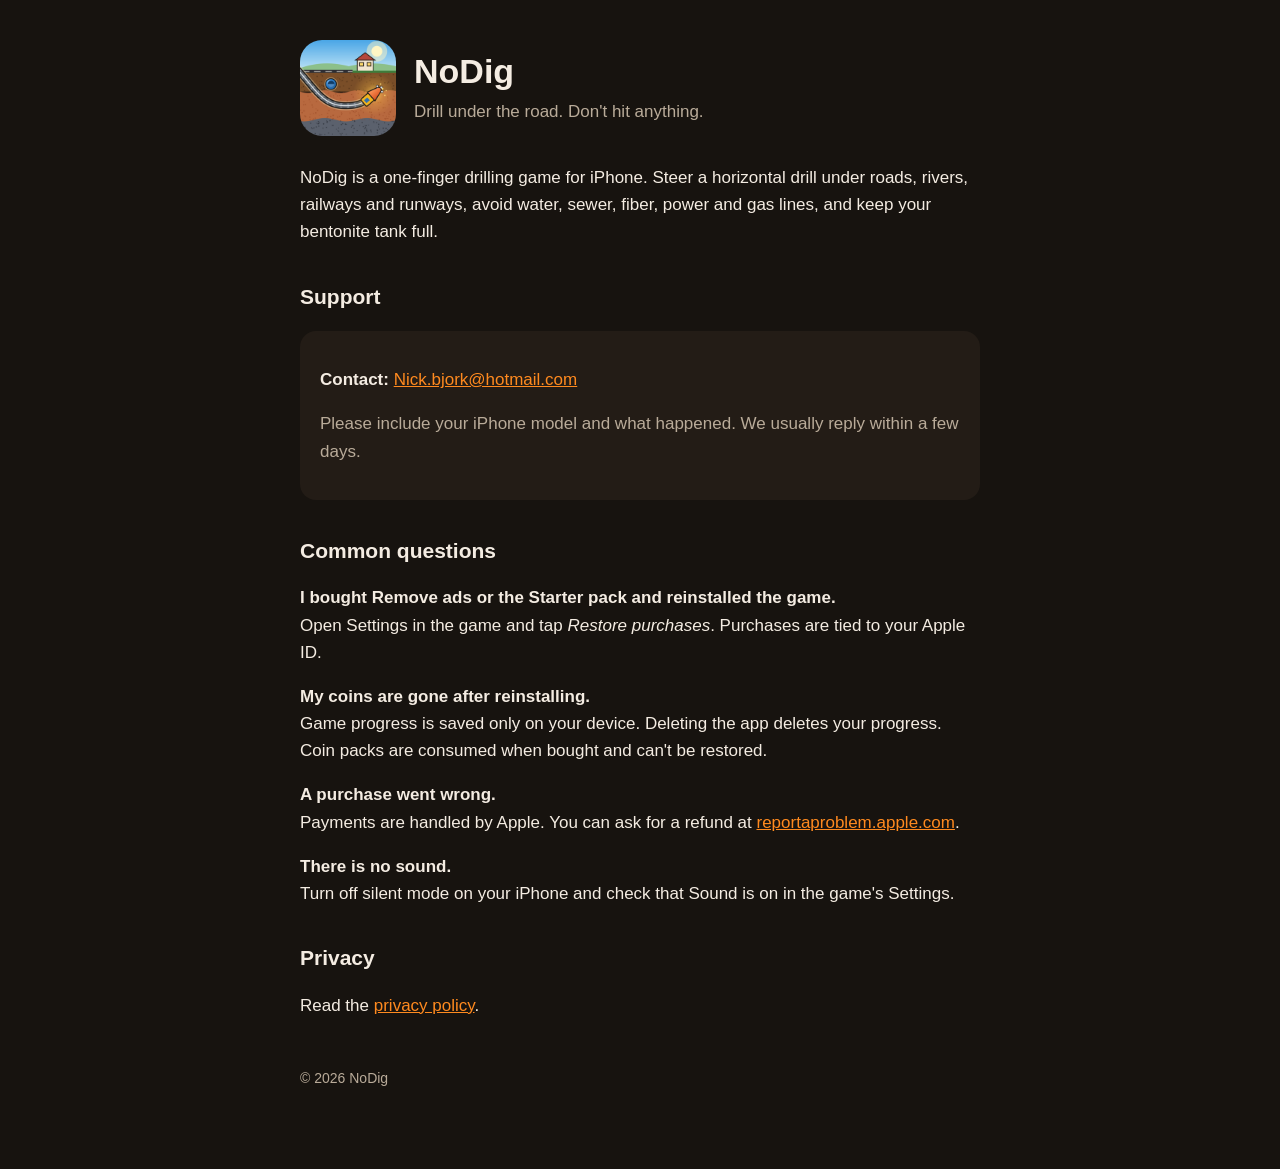
<file: index.html>
<!doctype html>
<html lang="en"><head><meta charset="utf-8"><meta name="viewport" content="width=device-width, initial-scale=1">
<title>NoDig – Support</title><link rel="stylesheet" href="style.css"></head>
<body><main>
<div class="hero"><img src="icon.png" alt="NoDig app icon"><div><h1>NoDig</h1><div class="muted">Drill under the road. Don't hit anything.</div></div></div>
<p>NoDig is a one-finger drilling game for iPhone. Steer a horizontal drill under roads, rivers, railways and runways, avoid water, sewer, fiber, power and gas lines, and keep your bentonite tank full.</p>
<h2>Support</h2>
<div class="card">
<p><strong>Contact:</strong> <a href="mailto:Nick.bjork@hotmail.com">Nick.bjork@hotmail.com</a></p>
<p class="muted">Please include your iPhone model and what happened. We usually reply within a few days.</p>
</div>
<h2>Common questions</h2>
<p><strong>I bought Remove ads or the Starter pack and reinstalled the game.</strong><br>Open Settings in the game and tap <em>Restore purchases</em>. Purchases are tied to your Apple ID.</p>
<p><strong>My coins are gone after reinstalling.</strong><br>Game progress is saved only on your device. Deleting the app deletes your progress. Coin packs are consumed when bought and can't be restored.</p>
<p><strong>A purchase went wrong.</strong><br>Payments are handled by Apple. You can ask for a refund at <a href="https://reportaproblem.apple.com">reportaproblem.apple.com</a>.</p>
<p><strong>There is no sound.</strong><br>Turn off silent mode on your iPhone and check that Sound is on in the game's Settings.</p>
<h2>Privacy</h2>
<p>Read the <a href="privacy.html">privacy policy</a>.</p>
<footer>© 2026 NoDig</footer>
</main></body></html>
</file>
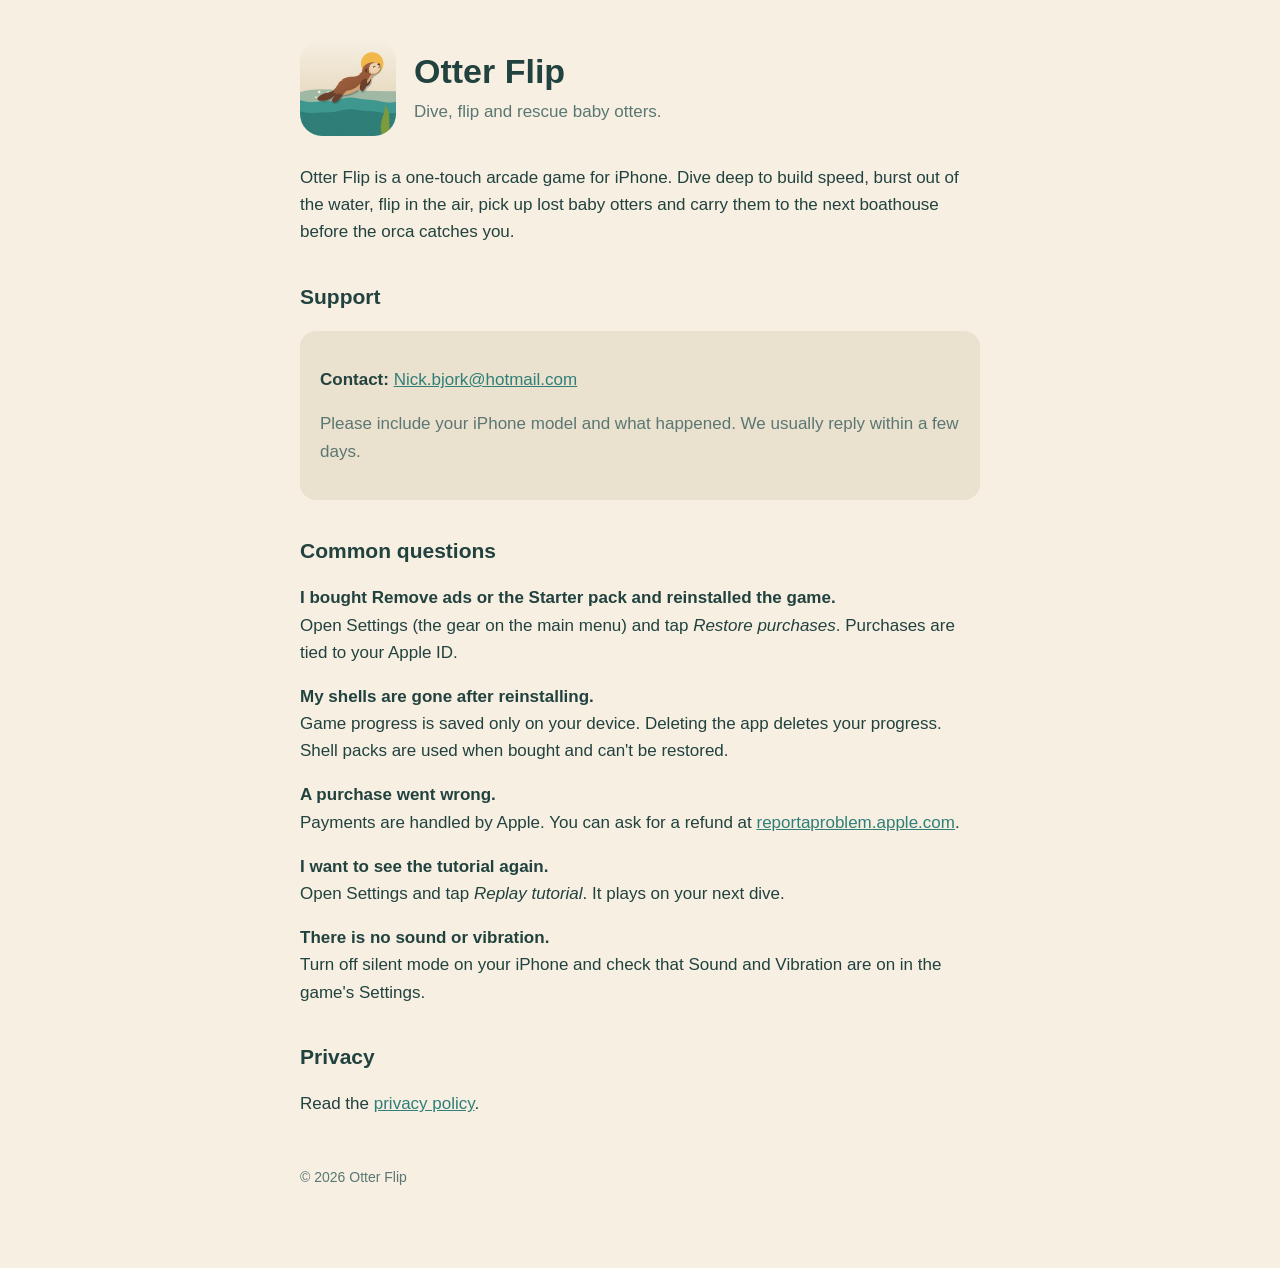
<file: otterflip/index.html>
<!doctype html>
<html lang="en"><head><meta charset="utf-8"><meta name="viewport" content="width=device-width, initial-scale=1">
<title>Otter Flip – Support</title><link rel="stylesheet" href="style.css"></head>
<body><main>
<div class="hero"><img src="icon.png" alt="Otter Flip app icon"><div><h1>Otter Flip</h1><div class="muted">Dive, flip and rescue baby otters.</div></div></div>
<p>Otter Flip is a one-touch arcade game for iPhone. Dive deep to build speed, burst out of the water, flip in the air, pick up lost baby otters and carry them to the next boathouse before the orca catches you.</p>
<h2>Support</h2>
<div class="card">
<p><strong>Contact:</strong> <a href="mailto:Nick.bjork@hotmail.com">Nick.bjork@hotmail.com</a></p>
<p class="muted">Please include your iPhone model and what happened. We usually reply within a few days.</p>
</div>
<h2>Common questions</h2>
<p><strong>I bought Remove ads or the Starter pack and reinstalled the game.</strong><br>Open Settings (the gear on the main menu) and tap <em>Restore purchases</em>. Purchases are tied to your Apple ID.</p>
<p><strong>My shells are gone after reinstalling.</strong><br>Game progress is saved only on your device. Deleting the app deletes your progress. Shell packs are used when bought and can't be restored.</p>
<p><strong>A purchase went wrong.</strong><br>Payments are handled by Apple. You can ask for a refund at <a href="https://reportaproblem.apple.com">reportaproblem.apple.com</a>.</p>
<p><strong>I want to see the tutorial again.</strong><br>Open Settings and tap <em>Replay tutorial</em>. It plays on your next dive.</p>
<p><strong>There is no sound or vibration.</strong><br>Turn off silent mode on your iPhone and check that Sound and Vibration are on in the game's Settings.</p>
<h2>Privacy</h2>
<p>Read the <a href="privacy.html">privacy policy</a>.</p>
<footer>© 2026 Otter Flip</footer>
</main></body></html>
</file>
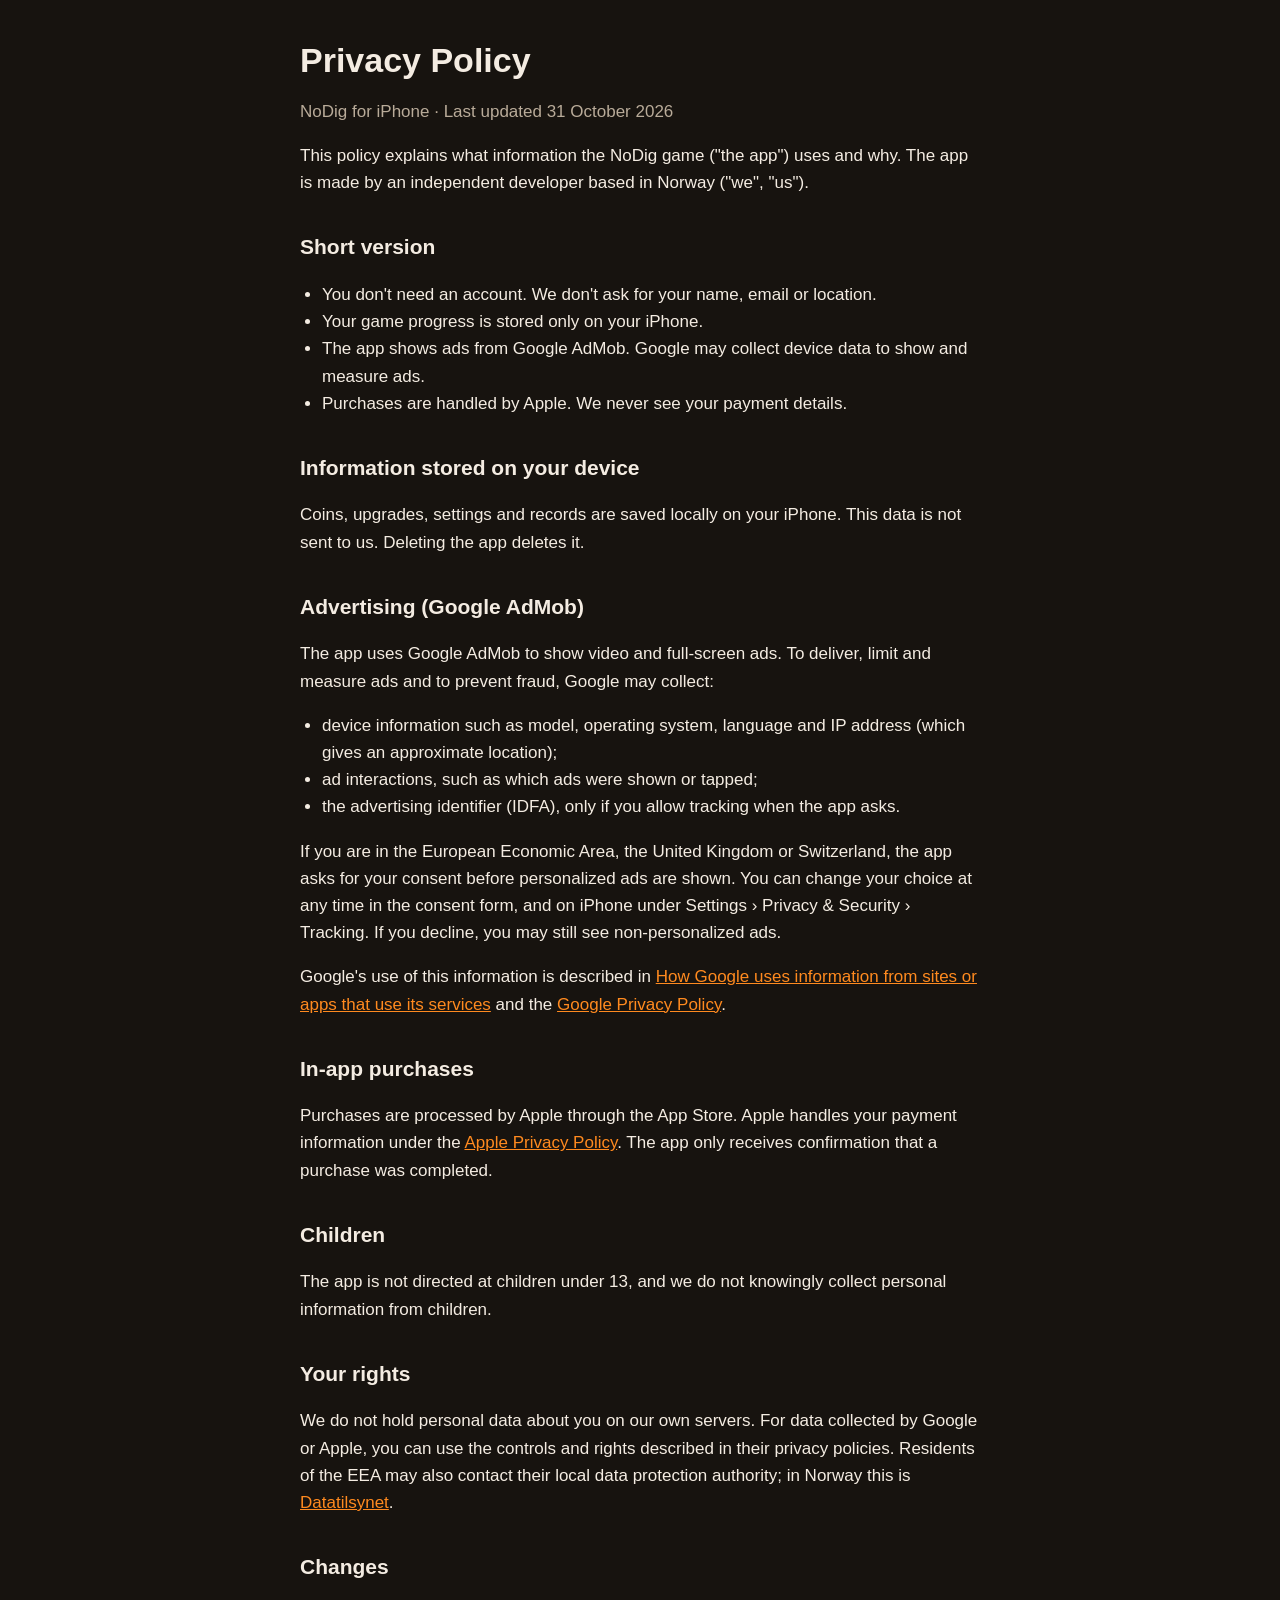
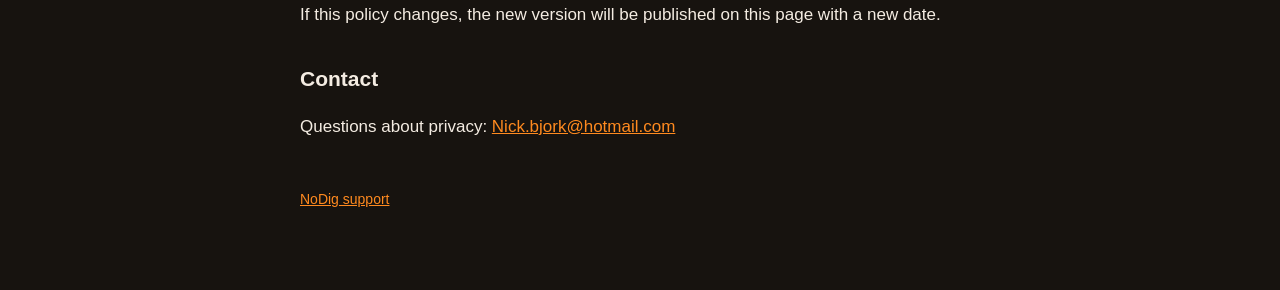
<file: privacy.html>
<!doctype html>
<html lang="en"><head><meta charset="utf-8"><meta name="viewport" content="width=device-width, initial-scale=1">
<title>NoDig – Privacy Policy</title><link rel="stylesheet" href="style.css"></head>
<body><main>
<h1>Privacy Policy</h1>
<p class="muted">NoDig for iPhone · Last updated 31 October 2026</p>

<p>This policy explains what information the NoDig game ("the app") uses and why. The app is made by an independent developer based in Norway ("we", "us").</p>

<h2>Short version</h2>
<ul>
<li>You don't need an account. We don't ask for your name, email or location.</li>
<li>Your game progress is stored only on your iPhone.</li>
<li>The app shows ads from Google AdMob. Google may collect device data to show and measure ads.</li>
<li>Purchases are handled by Apple. We never see your payment details.</li>
</ul>

<h2>Information stored on your device</h2>
<p>Coins, upgrades, settings and records are saved locally on your iPhone. This data is not sent to us. Deleting the app deletes it.</p>

<h2>Advertising (Google AdMob)</h2>
<p>The app uses Google AdMob to show video and full-screen ads. To deliver, limit and measure ads and to prevent fraud, Google may collect:</p>
<ul>
<li>device information such as model, operating system, language and IP address (which gives an approximate location);</li>
<li>ad interactions, such as which ads were shown or tapped;</li>
<li>the advertising identifier (IDFA), only if you allow tracking when the app asks.</li>
</ul>
<p>If you are in the European Economic Area, the United Kingdom or Switzerland, the app asks for your consent before personalized ads are shown. You can change your choice at any time in the consent form, and on iPhone under Settings › Privacy &amp; Security › Tracking. If you decline, you may still see non-personalized ads.</p>
<p>Google's use of this information is described in <a href="https://policies.google.com/technologies/partner-sites">How Google uses information from sites or apps that use its services</a> and the <a href="https://policies.google.com/privacy">Google Privacy Policy</a>.</p>

<h2>In-app purchases</h2>
<p>Purchases are processed by Apple through the App Store. Apple handles your payment information under the <a href="https://www.apple.com/legal/privacy/">Apple Privacy Policy</a>. The app only receives confirmation that a purchase was completed.</p>

<h2>Children</h2>
<p>The app is not directed at children under 13, and we do not knowingly collect personal information from children.</p>

<h2>Your rights</h2>
<p>We do not hold personal data about you on our own servers. For data collected by Google or Apple, you can use the controls and rights described in their privacy policies. Residents of the EEA may also contact their local data protection authority; in Norway this is <a href="https://www.datatilsynet.no">Datatilsynet</a>.</p>

<h2>Changes</h2>
<p>If this policy changes, the new version will be published on this page with a new date.</p>

<h2>Contact</h2>
<p>Questions about privacy: <a href="mailto:Nick.bjork@hotmail.com">Nick.bjork@hotmail.com</a></p>
<footer><a href="index.html">NoDig support</a></footer>
</main></body></html>
</file>
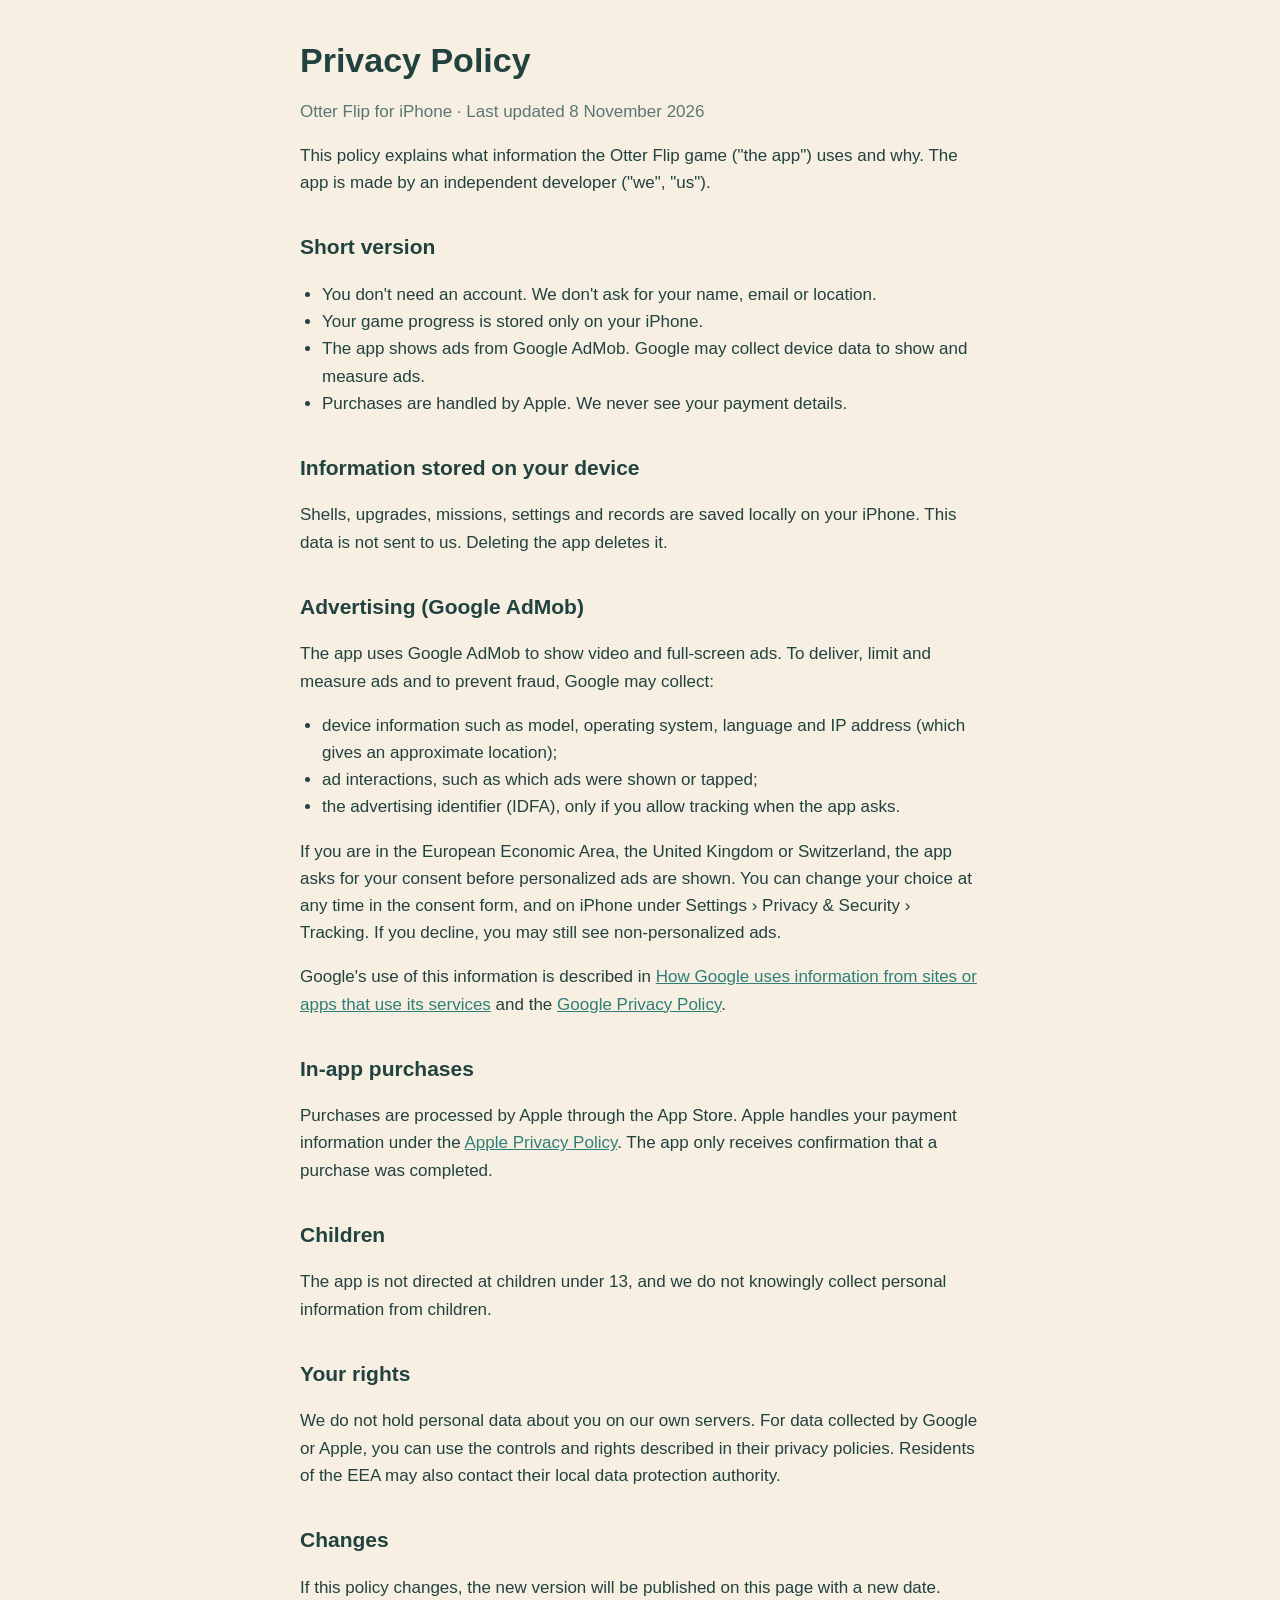
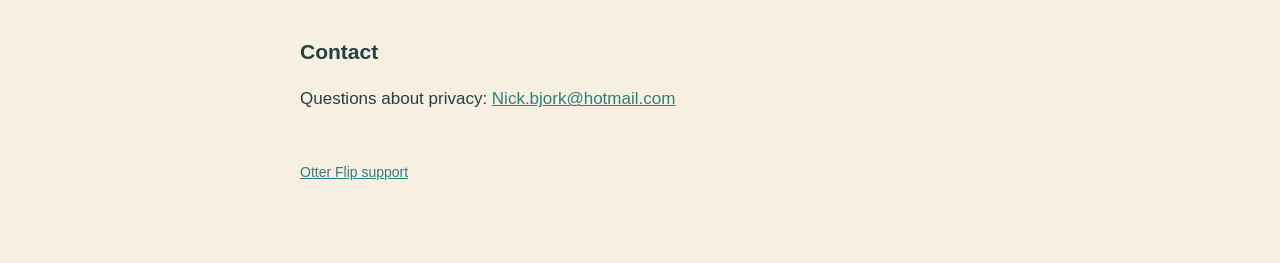
<file: otterflip/privacy.html>
<!doctype html>
<html lang="en"><head><meta charset="utf-8"><meta name="viewport" content="width=device-width, initial-scale=1">
<title>Otter Flip – Privacy Policy</title><link rel="stylesheet" href="style.css"></head>
<body><main>
<h1>Privacy Policy</h1>
<p class="muted">Otter Flip for iPhone · Last updated 8 November 2026</p>

<p>This policy explains what information the Otter Flip game ("the app") uses and why. The app is made by an independent developer ("we", "us").</p>

<h2>Short version</h2>
<ul>
<li>You don't need an account. We don't ask for your name, email or location.</li>
<li>Your game progress is stored only on your iPhone.</li>
<li>The app shows ads from Google AdMob. Google may collect device data to show and measure ads.</li>
<li>Purchases are handled by Apple. We never see your payment details.</li>
</ul>

<h2>Information stored on your device</h2>
<p>Shells, upgrades, missions, settings and records are saved locally on your iPhone. This data is not sent to us. Deleting the app deletes it.</p>

<h2>Advertising (Google AdMob)</h2>
<p>The app uses Google AdMob to show video and full-screen ads. To deliver, limit and measure ads and to prevent fraud, Google may collect:</p>
<ul>
<li>device information such as model, operating system, language and IP address (which gives an approximate location);</li>
<li>ad interactions, such as which ads were shown or tapped;</li>
<li>the advertising identifier (IDFA), only if you allow tracking when the app asks.</li>
</ul>
<p>If you are in the European Economic Area, the United Kingdom or Switzerland, the app asks for your consent before personalized ads are shown. You can change your choice at any time in the consent form, and on iPhone under Settings › Privacy &amp; Security › Tracking. If you decline, you may still see non-personalized ads.</p>
<p>Google's use of this information is described in <a href="https://policies.google.com/technologies/partner-sites">How Google uses information from sites or apps that use its services</a> and the <a href="https://policies.google.com/privacy">Google Privacy Policy</a>.</p>

<h2>In-app purchases</h2>
<p>Purchases are processed by Apple through the App Store. Apple handles your payment information under the <a href="https://www.apple.com/legal/privacy/">Apple Privacy Policy</a>. The app only receives confirmation that a purchase was completed.</p>

<h2>Children</h2>
<p>The app is not directed at children under 13, and we do not knowingly collect personal information from children.</p>

<h2>Your rights</h2>
<p>We do not hold personal data about you on our own servers. For data collected by Google or Apple, you can use the controls and rights described in their privacy policies. Residents of the EEA may also contact their local data protection authority.</p>

<h2>Changes</h2>
<p>If this policy changes, the new version will be published on this page with a new date.</p>

<h2>Contact</h2>
<p>Questions about privacy: <a href="mailto:Nick.bjork@hotmail.com">Nick.bjork@hotmail.com</a></p>
<footer><a href="index.html">Otter Flip support</a></footer>
</main></body></html>
</file>
<file: style.css>
:root{--bg:#17130f;--card:#231c16;--text:#f4ece2;--muted:#b9ab99;--accent:#ff8a1f}
*{box-sizing:border-box}
body{margin:0;background:var(--bg);color:var(--text);font:17px/1.6 -apple-system,BlinkMacSystemFont,"Segoe UI",Roboto,sans-serif}
main{max-width:720px;margin:0 auto;padding:40px 20px 80px}
a{color:var(--accent)}
h1{font-size:34px;line-height:1.2;margin:0 0 6px}
h2{font-size:21px;margin:34px 0 8px}
.muted{color:var(--muted)}
.hero{display:flex;gap:18px;align-items:center;margin-bottom:28px}
.hero img{width:96px;height:96px;border-radius:22px}
.card{background:var(--card);border-radius:16px;padding:18px 20px;margin:18px 0}
ul{padding-left:22px}
footer{margin-top:48px;font-size:14px;color:var(--muted)}
</file>
<file: otterflip/style.css>
:root{--bg:#f6efe2;--card:#ebe1cf;--text:#22423f;--muted:#5b7773;--accent:#2f7f78}
*{box-sizing:border-box}
body{margin:0;background:var(--bg);color:var(--text);font:17px/1.6 ui-rounded,-apple-system,BlinkMacSystemFont,"Segoe UI",Roboto,sans-serif}
main{max-width:720px;margin:0 auto;padding:40px 20px 80px}
a{color:var(--accent)}
h1{font-size:34px;line-height:1.2;margin:0 0 6px}
h2{font-size:21px;margin:34px 0 8px}
.muted{color:var(--muted)}
.hero{display:flex;gap:18px;align-items:center;margin-bottom:28px}
.hero img{width:96px;height:96px;border-radius:22px}
.card{background:var(--card);border-radius:16px;padding:18px 20px;margin:18px 0}
ul{padding-left:22px}
footer{margin-top:48px;font-size:14px;color:var(--muted)}
</file>
